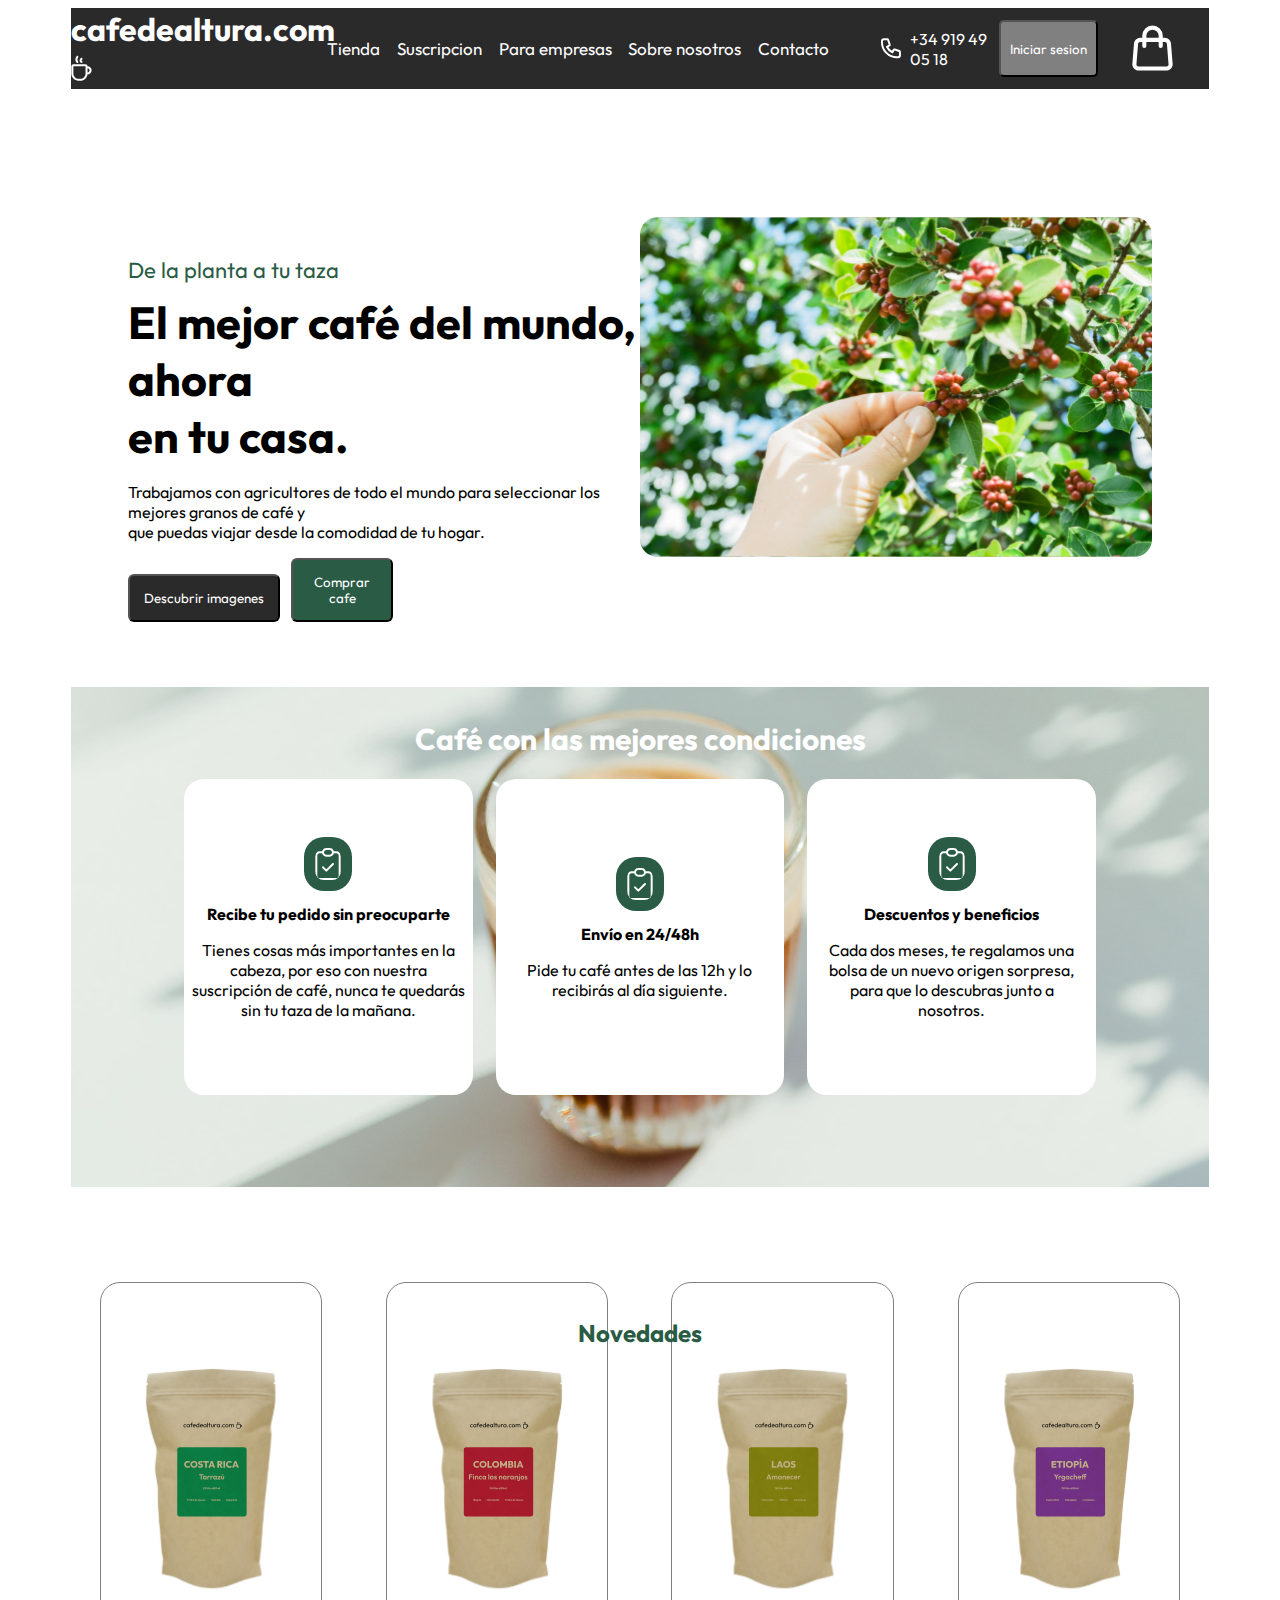
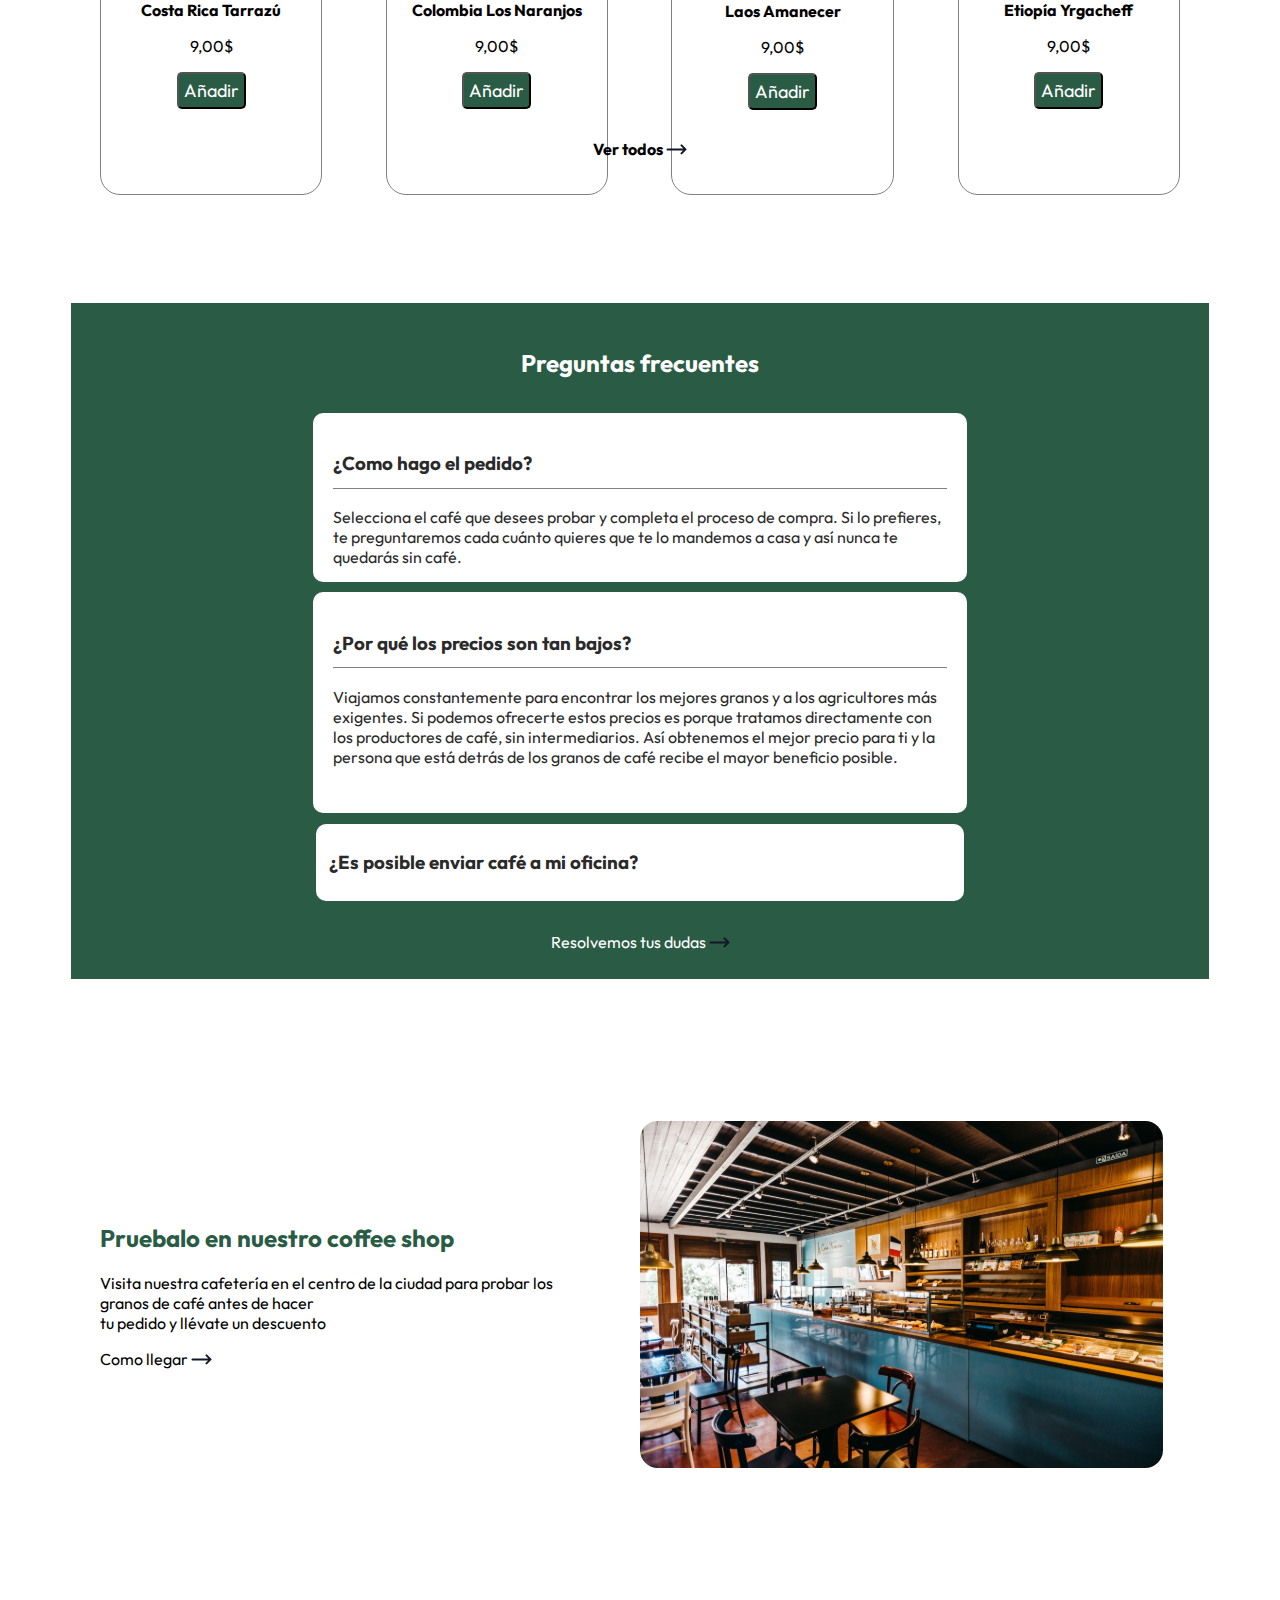
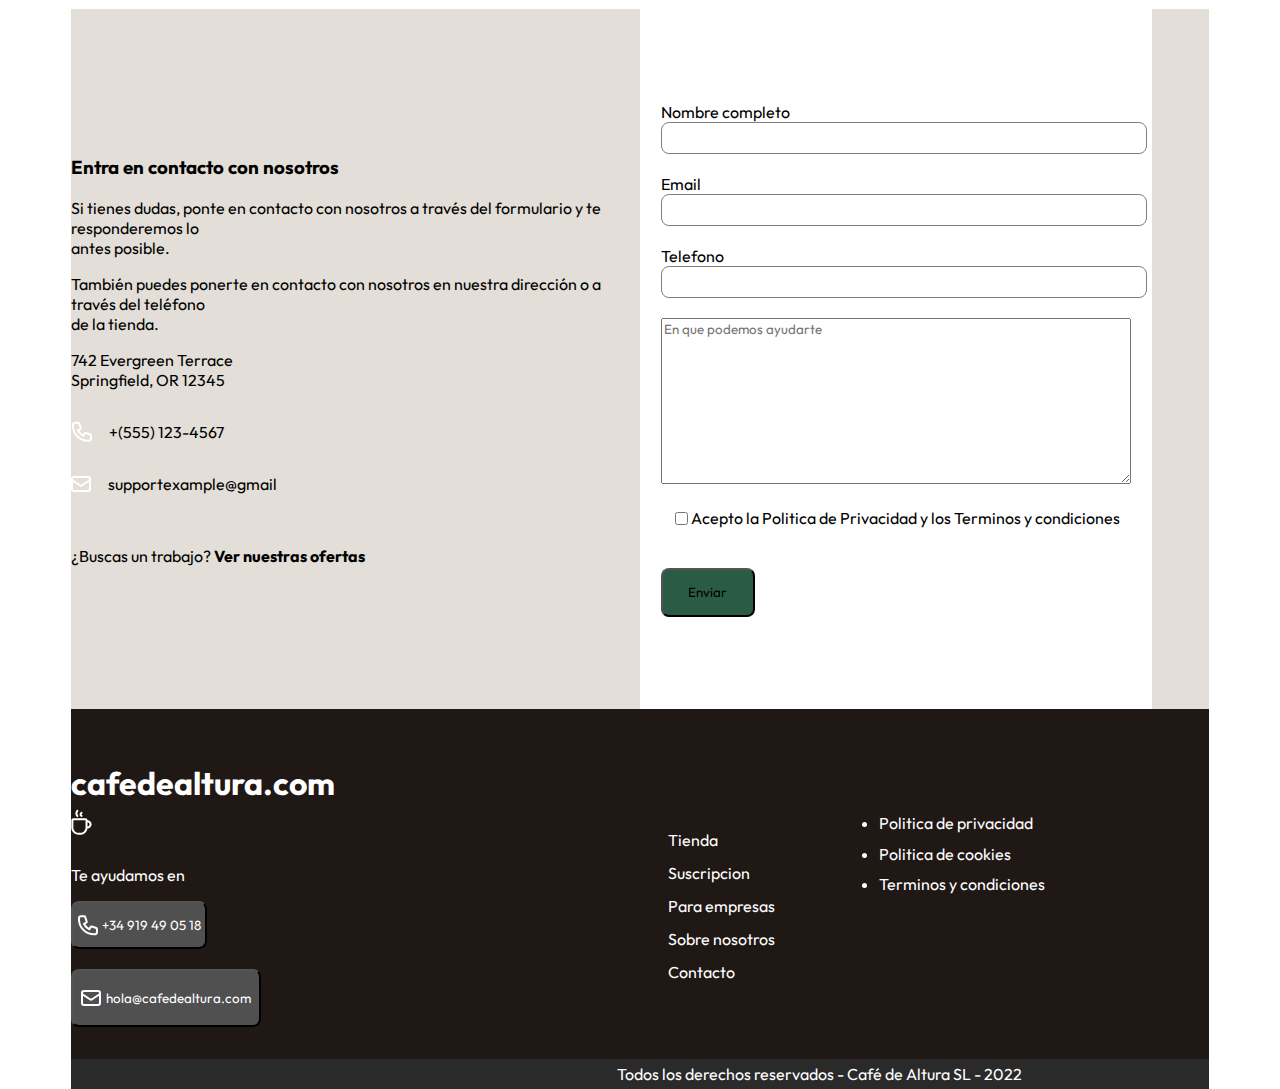
<file: index.html>
<!DOCTYPE html>
<html lang="en">
  <head>
    <meta charset="UTF-8" />
    <meta http-equiv="X-UA-Compatible" content="IE=edge" />
    <meta name="viewport" content="width=device-width, initial-scale=1.0" />
    <link rel="stylesheet" href="/style/main.css" />
    <link rel="preconnect" href="https://fonts.googleapis.com" />
    <link rel="preconnect" href="https://fonts.gstatic.com" crossorigin />
    <link
      href="https://fonts.googleapis.com/css2?family=Outfit&display=swap"
      rel="stylesheet"
    />
    <title>Cafe de altura</title>
  </head>

  <body>
    <main>
      <!-- nombre -->
      <!-- promo full time -->
    
      <div class="bloque_header_inicio">
        <header class="bloque_header">
          <div class="bloque_header_logo">
            <h1>
              cafedealtura.com
              <img src="/assets/img/Vector.svg" alt="icono de un Cafe" />
            </h1>
          </div>

          <div class="bloque_header_nav">
            <ul class="bloque_header_nav_lista">
              <li>Tienda</li>
              <li>Suscripcion</li>
              <li>Para empresas</li>
              <li>Sobre nosotros</li>
              <li>Contacto</li>
            </ul>
          </div>

          <div class="bloque_header_btn">
            <div class="bloque_header_tlf">
              <img src="/assets/img/Icon.svg" alt="" />
              <a href="http://#">+34 919 49 05 18</a>
            </div>

            <div class="bloque_header_btn">
              <button>Iniciar sesion</button>
            </div>

            <div class="bloque_header_icon_cesta">
              <img src="/assets/img/Group.svg" alt="" />
            </div>
          </div>
        </header>
      </div>


      <div class="hero">
        <div class="hero_contenedor">
          <div class="hero_contenedor_texto">
            <div class="hero_contenedor_textos">
              <p>De la planta a tu taza</p>
              <h2>
                El mejor café del mundo, ahora<br />
                en tu casa.
              </h2>
              <p class="agricultores">
                Trabajamos con agricultores de todo el mundo para seleccionar
                los mejores granos de café y <br />
                que puedas viajar desde la comodidad de tu hogar.
              </p>
            </div>

            <button class="btn_contenedor_texto_img">Descubrir imagenes</button>
            <button class="btn_contenedor_texto_cafe">Comprar cafe</button>
          </div>

          <div class="hero_contenedor_img">
            <img
              src="/assets/img/Hero image.svg"
              alt=""
              width="100%"
              height="100%"
            />
          </div>
        </div>
      </div>

      <div class="card_cafe">
        <h2>Café con las mejores condiciones</h2>

        <div class="card_cafe_1">
          <img src="/assets/img/tableta.svg" alt="tablet" />

          <b>Recibe tu pedido sin preocuparte</b>

          <p>
            Tienes cosas más importantes en la cabeza, por eso con nuestra
            suscripción de café, nunca te quedarás sin tu taza de la mañana.
          </p>
        </div>

        <div class="card_cafe_1">
          <img src="/assets/img/tableta.svg" alt="tableta" />

          <b>Envío en 24/48h</b>

          <p>Pide tu café antes de las 12h y lo recibirás al día siguiente.</p>
        </div>

        <div class="card_cafe_1">
          <img src="/assets/img/tableta.svg" alt="tableta" />

          <b>Descuentos y beneficios</b>

          <p>
            Cada dos meses, te regalamos una bolsa de un nuevo origen sorpresa,
            para que lo descubras junto a nosotros.
          </p>
        </div>
      </div>

      <div class="card_bolsas_contenedor">
        <h2>Novedades</h2>

        <div class="card_bolsas_cafe">
          <div class="card_bolsas_cafe_1">
            <img src="/assets/img/bolsa_costa_rica.svg" alt="bolsa de cafe" />
            <b>Costa Rica Tarrazú</b>
            <p>9,00$</p>
            <button>Añadir</button>
          </div>

          <div class="card_bolsas_cafe_1">
            <img src="/assets/img/colombia.svg" alt="bolsa de cafe" />
            <b>Colombia Los Naranjos</b>
            <p>9,00$</p>
            <button>Añadir</button>
          </div>

          <div class="card_bolsas_cafe_1">
            <img src="/assets/img/laos.svg" alt="bolsa de cafe" />
            <b>Laos Amanecer</b>
            <p>9,00$</p>
            <button>Añadir</button>
          </div>

          <div class="card_bolsas_cafe_1">
            <img src="/assets/img/etiopia.svg" alt="bolsa de cafe" />
            <b>Etiopía Yrgacheff</b>
            <p>9,00$</p>
            <button>Añadir</button>
          </div>
        </div>

        <div class="card_bolsas_texto_flecha">
          <b>Ver todos
            <img
              src="/assets/img/flecha_hacia_derecha.svg"
              alt="icono hacia la derecha"/></b>
        </div>
      </div>

      <div class="bloque_preguntas">
        <h2>Preguntas frecuentes</h2>

        <div class="bloque_preguntas_texto">
          <div class="primer_texto_preguntas">
            <h3>¿Como hago el pedido?</h3>
            <p>
              Selecciona el café que desees probar y completa el proceso de
              compra. Si lo prefieres, te preguntaremos cada cuánto quieres que
              te lo mandemos a casa y así nunca te quedarás sin café.
            </p>
          </div>

          <div class="segundo_texto_preguntas">
            <h3>¿Por qué los precios son tan bajos?</h3>
            <p>
              Viajamos constantemente para encontrar los mejores granos y a los
              agricultores más exigentes. Si podemos ofrecerte estos precios es
              porque tratamos directamente con los productores de café, sin
              intermediarios. Así obtenemos el mejor precio para ti y la persona
              que está detrás de los granos de café recibe el mayor beneficio
              posible.
            </p>
          </div>

          <div class="tercer_texto_preguntas">
            <h3>¿Es posible enviar café a mi oficina?</h3>
          </div>
        </div>

        <p class="texto_resolver">
          Resolvemos tus dudas
          <img
            src="/assets/img/flecha_hacia_derecha.svg"
            alt="flecha_hacia_derecha"
          />
        </p>
      </div>

      <div class="bloque_ubicacion">
        <div class="bloque_ubicacion_texto">
          <div>
            <h2>Pruebalo en nuestro coffee shop</h2>
            <p>
              Visita nuestra cafetería en el centro de la ciudad para probar los
              granos de café antes de hacer <br />
              tu pedido y llévate un descuento
            </p>
            <p>
              <a>Como llegar</a>
              <img src="/assets/img/flecha_hacia_derecha.svg" alt="" />
            </p>
          </div>
        </div>

        <div class="bloque_ubicacion_img">
          <img src="/assets/img/cafeteria.svg" alt="cafeteria" width="92%" />
        </div>
      </div>

      <div class="bloque_contacto">
        <div class="bloque_contacto_texto">
          <div>
            <h3>Entra en contacto con nosotros</h3>
            <p>
              Si tienes dudas, ponte en contacto con nosotros a través del
              formulario y te responderemos lo <br />
              antes posible.
            </p>
            <p>
              También puedes ponerte en contacto con nosotros en nuestra
              dirección o a través del teléfono <br />
              de la tienda.
            </p>
            <p>
              742 Evergreen Terrace <br />
              Springfield, OR 12345
            </p>

            <div class="bloque_imagenes_contacto">
              <img src="/assets/img/Icon.svg" alt="telefono" />
              <p>+(555) 123-4567</p>
            </div>
            <p class="bloque_imagenes_contacto">
              <img
                src="/assets/img/sobre.svg"
                alt="sobre"
              />supportexample@gmail
            </p>
            <br />
            <p>¿Buscas un trabajo? <b>Ver nuestras ofertas</b></p>
          </div>
        </div>

        <div class="bloque_contacto_form">
          <div>
            <form action="">
              <label for="name">Nombre completo</label> <br />
              <input type="text" name="name" id="namee" />
              <br />
              <br />
              <label for="mail">Email</label> <br />
              <input type="mail" name="mail" id="mail" />
              <br />
              <br />
              <label for="tlf">Telefono</label> <br />
              <input type="number" name="tlf" id="tlf" />
              <br />
              <br />
              <textarea
                name="ayuda"
                id="ayuda"
                cols="60"
                rows="10"
                placeholder="En que podemos ayudarte"
              ></textarea>
              <br />
              <br />
              <div class="checkbox">
                <input type="checkbox" name="politica" id="politica" /> Acepto
                la Politica de Privacidad y los Terminos y condiciones
              </div>
              <br />
              <br />
              <button>Enviar</button>
            </form>
          </div>
        </div>
      </div>

      <footer>
        <div class="primer_bloque_footer">
          <div class="bloque_footer_logo">
            <h1>
              cafedealtura.com
              <img src="/assets/img/Vector.svg" alt="icono de un Cafe" />
            </h1>

            <p>Te ayudamos en</p>

            <button class="btn_1_footer">
              <img src="/assets/img/Icon.svg" alt="telefono" />
              <p>+34 919 49 05 18</p>
            </button>
            <br />
            <button class="btn_2_footer">
              <img src="/assets/img/sobre.svg" alt="sobre" />
              <p>hola@cafedealtura.com</p>
            </button>
          </div>
        </div>

        <div class="segundo_bloque_footer">
          <div class="bloque_footer_nav">
            <ul class="bloque_footer_nav_lista">
              <li>Tienda</li>
              <li>Suscripcion</li>
              <li>Para empresas</li>
              <li>Sobre nosotros</li>
              <li>Contacto</li>
            </ul>
          </div>
        </div>

        <div class="tercer_bloque_footer">
          <div class="bloque_terminos">
            <ul class="bloque_terminos_lista">
              <li>Politica de privacidad</li>
              <li>Politica de cookies</li>
              <li>Terminos y condiciones</li>
            </ul>
          </div>
        </div>
      </footer>

      <div class="ultimo_footer">
        <p>Todos los derechos reservados - Café de Altura SL - 2022</p>
      </div>
    </main>
  </body>
</html>
</file>
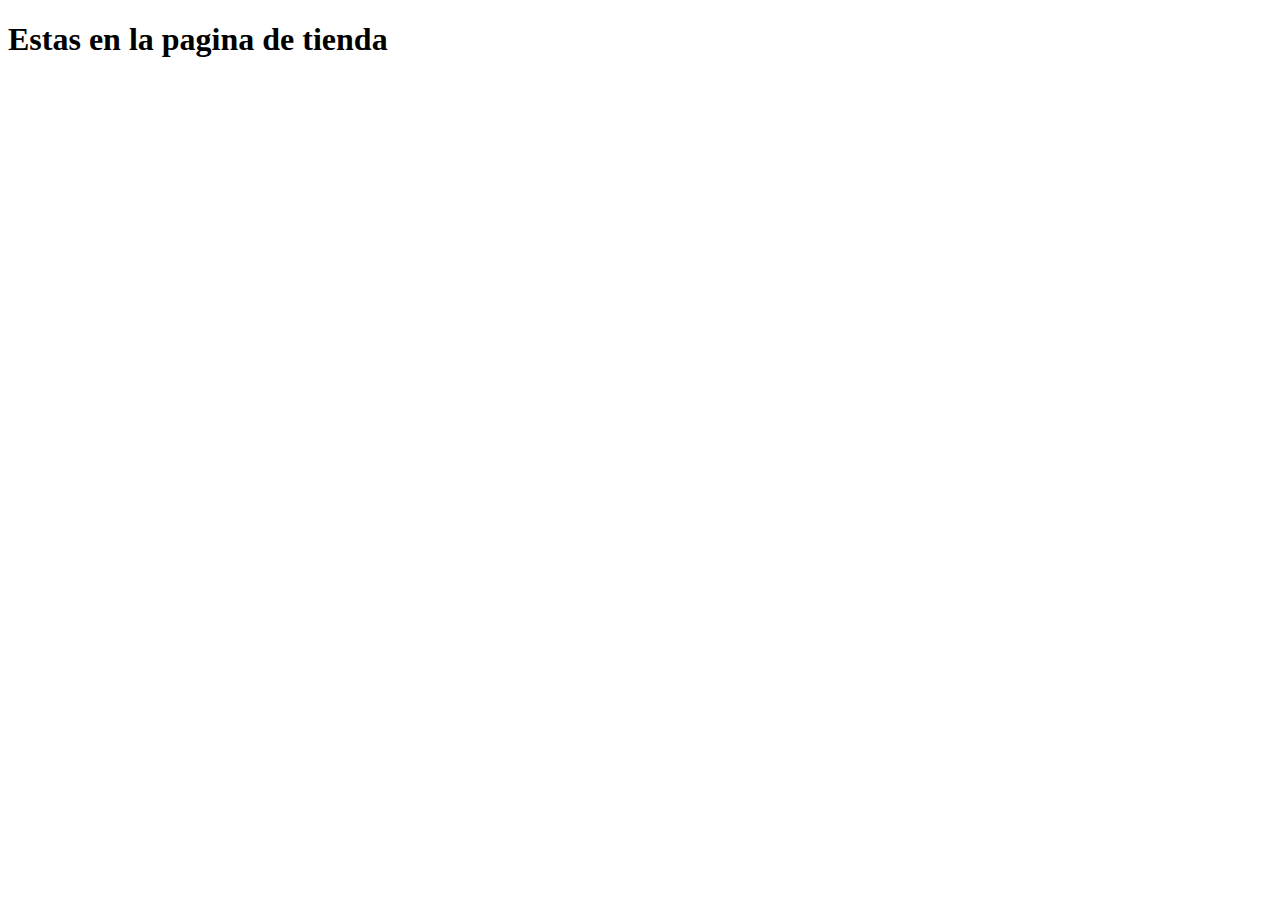
<file: pages/tienda.html>
<!DOCTYPE html>
<html lang="en">
<head>
    <meta charset="UTF-8">
    <meta http-equiv="X-UA-Compatible" content="IE=edge">
    <meta name="viewport" content="width=device-width, initial-scale=1.0">
    <title>Document</title>
</head>
<body>
    <h1>Estas en la pagina de tienda</h1>
</body>
</html>
</file>
<file: style/main.css>
* {
  font-family: "Outfit";
}
main {
  background-color: red;
  width: 90%;
  height: 1000px;
  margin: auto;
}

/* empieza el bloque de header + nav + los botones */
.bloque_header_inicio {
  /* background-color: coral; */
  height: 9%;
}
.bloque_header {
  /* background-color: darkorange; */
  /* background-color: black; */
  height: 90%;
  display: flex;
}
.bloque_header_logo {
  /* background-color: blueviolet; */
  background-color: #2b2a2b;
  color: white;
  display: flex;
  align-items: center;
  justify-content: center;
  width: 30%;
}

.bloque_header_nav {
  /* background-color: brown; */
  background-color: #2b2a2b;
  width: 67%;
  color: white;
  display: flex;
  justify-content: center;
  align-items: center;
}
.bloque_header_nav_lista {
  width: 100%;
  /* background-color: grey; */
  display: flex;
  justify-content: space-evenly;
  align-items: center;
  font-size: 17px;
  list-style: none;
  margin-left: -90px;
}
.bloque_header_nav_lista li:hover{
  background-color: grey;
padding: 5px;
border-radius: 8px;

}

/* empieza la parte de los botones del header */
.bloque_header_btn {
  /* background-color: cornflowerblue; */
  background-color: #2b2a2b;
  display: flex;
  width: 40%;
  padding: 3px;
}
.bloque_header_tlf {
  /* background-color: crimson; */
  background-color: #2b2a2b;
  display: flex;
  justify-content: center;
  align-items: center;
  gap: 8%;
  height: 100%;
  width: 45%;
}
.bloque_header_tlf a {
  color: white;
  text-decoration: none;
}
.bloque_header_btn {
  padding: 0.8%;
}
.bloque_header_btn button {
  background-color: grey;
  width: 95%;
  border-radius: 5px;
  color: white;
}
.bloque_header_icon_cesta {
  /* background-color: aqua; */
  background-color: #2b2a2b;
  width: 30%;
  display: flex;
  justify-content: center;
  padding: 2.5%;
}

/* empieza el div de hero */
.hero {
  background-color: #FFFFFF;
  /* background-color: yellow; */
  margin-top: -1%;
  width: 100%;
  height: 60%;
  display: flex;
  justify-content: center;
  align-items: center;
}
.hero_contenedor {
  /* background-color: cyan; */
  display: flex;
  width: 90%;
  height: 85%;
  justify-content: center;
  align-items: center;
}
.hero_contenedor_texto {
  /* background-color: cornflowerblue; */
  /* background-color: white; */
  width: 50%;
  height: 60%;
}
.hero_contenedor_textos p:first-child {
  margin-bottom: -27px;
}
.hero_contenedor_texto p:first-child {
  font-size: 22px;
  color: #2a5b45;
}
.hero_contenedor_texto h2 {
  font-size: 45px;
}
.hero_contenedor_img {
  /* background-color: khaki; */
  display: flex;
  justify-content: center;
  align-items: center;
  width: 50%;
  height: 100%;
}
.btn_contenedor_texto_img {
  background-color: #2b2a2b;
  border-radius: 6px;
  padding: 14px;
  color: white;
  margin-right: 8px;
}
.btn_contenedor_texto_cafe {
  background-color: #2a5b45;
  width: 20%;
  border-radius: 6px;
  padding: 14px;
  color: white;
}
.agricultores{
    margin-top: -20px;
}

/* empieza la tarjeta de cafe */
.card_cafe {
  background-color: aqua;
  background-image: url(/assets/img/unknown.png);
  background-repeat: no-repeat;
  background-position: center center;
  background-size: cover;
  width: 100%;
  height: 50%;
  display: flex;
  justify-content: center;
  align-items: center;
  gap: 2%;
}
.card_cafe h2 {
  position: absolute;
  /* background-color: red; */
  color: white;
  margin-top: -370px;
  font-size: 30px;
}
.card_cafe_1 {
  background-color: white;
  border-radius: 20px;
  padding: 0.7%;
  width: 24%;
  height: 60%;
  display: flex;
  justify-content: center;
  align-items: center;
  flex-direction: column;
  text-align: center;
}
.card_cafe_1 img {
  background-color: #2a5b45;
  padding: 4%;
  border-radius: 20px;
  margin-bottom: 5%;
}

/* aqui empiez la tarjeta de las bolsas */
.card_bolsas_contenedor {
  /* background-color: burlywood; */
  margin-top: -1.2%;
  width: 100%;
  height: 73%;
  display: flex;
  flex-direction: column;
  justify-content: center;
  align-items: center;
}
.card_bolsas_contenedor h2 {
  position: absolute;
  margin-top: -30.5%;
  color: #2a5b45;
}
.card_bolsas_cafe {
  /* background-color: darkmagenta; */
  width: 93%;
  height: 70%;
  display: flex;
  flex-direction: row;
  justify-content: center;
  gap: 6%;
}
.card_bolsas_cafe_1 {
  /* background-color: white; */
  border: 1px solid grey;
  height: 100%;
  width: 70%;
  border-radius: 20px;
  display: flex;
  justify-content: center;
  align-items: center;
  flex-direction: column;
}
.card_bolsas_cafe_1:hover {
  background-color: #E3DED7;
}
.card_bolsas_cafe_1 img {
  margin-bottom: 5%;
}
.card_bolsas_cafe_1 button {
  background-color: #2a5b45;
  color: white;
  border-radius: 5px;
  padding: 5px;
  font-size: 18px;
}
.card_bolsas_texto_flecha {
  display: flex;
  justify-content: center;
  align-items: center;
  position: absolute;
  margin-top: 33%;
}

/* bloque preguntas */
.bloque_preguntas {
  background-color: #2a5b45;
  color: #2b2a2b;
  display: flex;
  justify-content: center;
  align-items: center;
  flex-direction: column;
  width: 100%;
  height: 69%;
}
.bloque_preguntas h2{
    color: white;
}
.bloque_preguntas_texto {
  /* background-color: coral; */
  width: 54%;
  height: 75%;
  display: flex;
  flex-direction: column;
  justify-content: center;
  align-items: center;
  gap: 2%;
}
.primer_texto_preguntas h3 {
  border-bottom: 1px solid grey;
  padding-bottom: 2%;
}
.primer_texto_preguntas {
  background-color: white;
  width: 100%;
  height: 25%;
  padding: 20px;
  border-radius: 10px;
}
.segundo_texto_preguntas {
  background-color: white;
  width: 100%;
  height: 35%;
  padding: 20px;
  border-radius: 10px;
}
.segundo_texto_preguntas h3 {
    border-bottom: 1px solid grey;
    padding-bottom: 2%;
  }
.tercer_texto_preguntas {
  background-color: white;
  width: 102%;
  padding: 8px;
  padding-left: 2.2%;
  border-radius: 10px;
}
.texto_resolver{
    color: white;
}

/* bloque de la hubicacion de la cafeteria */
.bloque_ubicacion{
    background-color: white;
    margin-top: -1.2%;
    width: 100%;
    height: 63%;
    display: flex;
    justify-content: center;
    align-items: center;
}
.bloque_ubicacion_texto{
    /* background-color: burlywood; */
width: 50%;
height: 100%;
display: flex;
flex-direction: column;
justify-content: center;
}
.bloque_ubicacion_texto h2{
    color: #2a5b45;
}
.bloque_ubicacion_texto div{
    /* background-color: red; */
    width: 82%;
    margin-left: 5%;
}
.bloque_ubicacion_img{
    /* background-color: chartreuse; */
    height: 100%;
    width: 50%;
    display: flex;
    justify-content: flex-start;
    align-items: center;

}

/*bloque de contacto */
.bloque_contacto{
    background-color: #E3DED7;
    width: 100%;
    height: 70%;
    display: flex;
}
.bloque_contacto_texto {
    background-color: #E3DED7;
    width: 50%;
    height: 100%;
    display: flex;
    justify-content: center;
    align-items: center;

}
.bloque_imagenes_contacto {
    display: flex;
    gap: 3%;
}
.bloque_contacto_texto div{
    /* background-color: cadetblue; */
    background-color: #E3DED7;


}
.bloque_contacto_form{
    /* background-color: green; */
    background-color: white;
    width: 45%;
    height: 100%;
}
.bloque_contacto_form div{
    /* background-color: red; */
    width: 100%;
    height: 100%;
    display: flex;
    justify-content: center;
    align-items: center;
    
}
form #namee,#mail,#tlf{
    width: 100%;
}
form input{
 padding: 1.5%;
 border-radius: 8px;
 border: 1px solid grey;
}
.checkbox{
    /* background-color: aqua; */
    display: flex;
    flex-direction: row;
    margin-right: 1%;
}
form button{
    padding: 3%;
    width: 20%;
    background-color: #2a5b45;
    border-radius: 8px;
}
/* empieza el footer */
footer{
    background-color: #1F1815;
    color: white;
    width: 100%;
    height: 35%;
    display: flex;
}
.primer_bloque_footer{
    /* background-color: cornflowerblue; */
    height: 100%;
    width: 25%;
    display: flex;
    justify-content: center;
    align-items: center;
}
.primer_bloque_footer button{
    background-color: #515051;
    color: white;
    border-radius: 8px;
}
.btn_1_footer{
    display: flex;
    justify-content: center;
    align-items: center;
    gap: 3%;
    padding: 1px;
    width: 50%;
}
.btn_2_footer{
    padding: 2%;
    width: 70%;
    display: flex;
    justify-content: center;
    align-items: center;
    gap: 3%;
}
.segundo_bloque_footer{
    /* background-color: chartreuse; */
    width: 40%;
    height: 100%;
    display: flex;
    justify-content: flex-end;
    align-items: center
}
.bloque_footer_nav {
    /* background-color: red; */
    display: flex;
    height: 60%;
    margin-top: 10%;
}
.bloque_footer_nav_lista {
    display: flex;
    justify-content: space-evenly;
    align-items: flex-start;
    flex-direction: column;
    list-style: none;
}
.tercer_bloque_footer{
    /* background-color: fuchsia; */
    width: 40%;
}
.bloque_terminos {
/* background-color: brown; */
height: 15%;
margin-left: 5%;
position: absolute;
display: flex;
justify-content: space-evenly;
margin-top: 6%;
}
.bloque_terminos_lista {
    display: flex;
    flex-direction: column;
    justify-content: space-evenly;
}
.ultimo_footer{
    background-color: #2B2A2B;
    color: white;
    margin: auto;
    width: 100%;
    height: 30px;
    display: flex;
    align-items: center;
}
.ultimo_footer p{
    margin-left: 48%;
}
</file>
